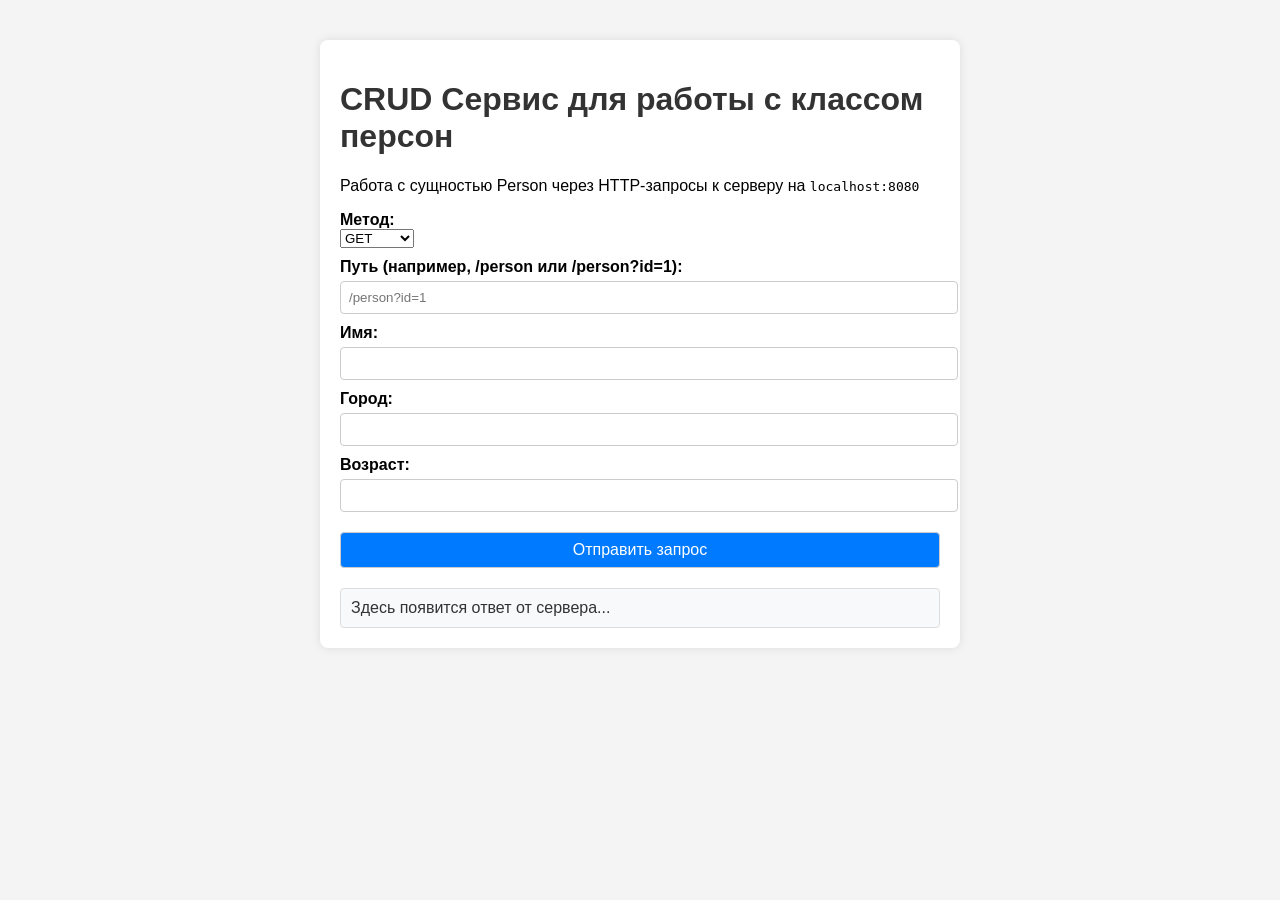
<file: homeWork7/src/main/resources/index.html>
<!DOCTYPE html>
<html lang="ru">
<head>
    <meta charset="UTF-8">
    <title>Person CRUD Сервис</title>
    <style>
        body {
            font-family: Arial, sans-serif;
            margin: 40px;
            background-color: #f4f4f4;
        }
        h1 {
            color: #333;
        }
        .container {
            background: white;
            padding: 20px;
            border-radius: 8px;
            box-shadow: 0 0 10px rgba(0,0,0,0.1);
            max-width: 600px;
            margin: 0 auto;
        }
        label {
            display: block;
            margin-top: 10px;
            font-weight: bold;
        }
        input, button {
            width: 100%;
            padding: 8px;
            margin-top: 5px;
            border: 1px solid #ccc;
            border-radius: 4px;
        }
        button {
            background-color: #007BFF;
            color: white;
            font-size: 16px;
            cursor: pointer;
            margin-top: 20px;
        }
        button:hover {
            background-color: #0056b3;
        }
        .result {
            margin-top: 20px;
            padding: 10px;
            background-color: #f8f9fa;
            border: 1px solid #ddd;
            border-radius: 4px;
            white-space: pre-wrap;
            color: #333;
        }
    </style>
</head>
<body>
<div class="container">
    <h1>CRUD Сервис для работы с классом персон</h1>
    <p>Работа с сущностью Person через HTTP-запросы к серверу на <code>localhost:8080</code></p>

    <label for="method">Метод:</label>
    <select id="method">
        <option value="GET">GET</option>
        <option value="POST">POST</option>
        <option value="PUT">PUT</option>
        <option value="DELETE">DELETE</option>
    </select>

    <label for="path">Путь (например, /person или /person?id=1):</label>
    <input type="text" id="path" placeholder="/person?id=1">

    <div id="formFields">
        <label for="name">Имя:</label>
        <input type="text" id="name">

        <label for="city">Город:</label>
        <input type="text" id="city">

        <label for="age">Возраст:</label>
        <input type="number" id="age">
    </div>

    <button onclick="sendRequest()">Отправить запрос</button>

    <div class="result" id="result">Здесь появится ответ от сервера...</div>
</div>

<script>
    document.getElementById('method').addEventListener('change', function () {
        const method = this.value;
        const formFields = document.getElementById('formFields');
        if (method === 'POST' || method === 'PUT') {
            formFields.style.display = 'block';
        } else {
            formFields.style.display = 'none';
        }
    });

    function sendRequest() {
        const method = document.getElementById('method').value;
        const path = document.getElementById('path').value;
        const name = document.getElementById('name').value;
        const city = document.getElementById('city').value;
        const age = document.getElementById('age').value;

        const request = new XMLHttpRequest();
        const url = `http://localhost:8080${path}`;
        request.open(method, url, true);

        let body = null;
        if (method === 'POST' || method === 'PUT') {
            if (!name || !city || !age) {
                document.getElementById('result').textContent = 'Ошибка: заполните все поля!';
                return;
            }
            body = `name=${encodeURIComponent(name)}&city=${encodeURIComponent(city)}&age=${encodeURIComponent(age)}`;
            request.setRequestHeader('Content-Type', 'application/x-www-form-urlencoded');
        }

        request.onreadystatechange = function () {
            if (request.readyState === 4) {
                const resultDiv = document.getElementById('result');
                if (request.status === 0) {
                    resultDiv.textContent = 'Ошибка соединения. Убедитесь, что сервер запущен на http://localhost:8080';
                } else {
                    resultDiv.innerHTML = `<strong>Статус:</strong> ${request.status}<br><strong>Ответ:</strong><br>${request.responseText}`;
                }
            }
        };

        request.send(body);
    }
</script>
</body>
</html>
</file>
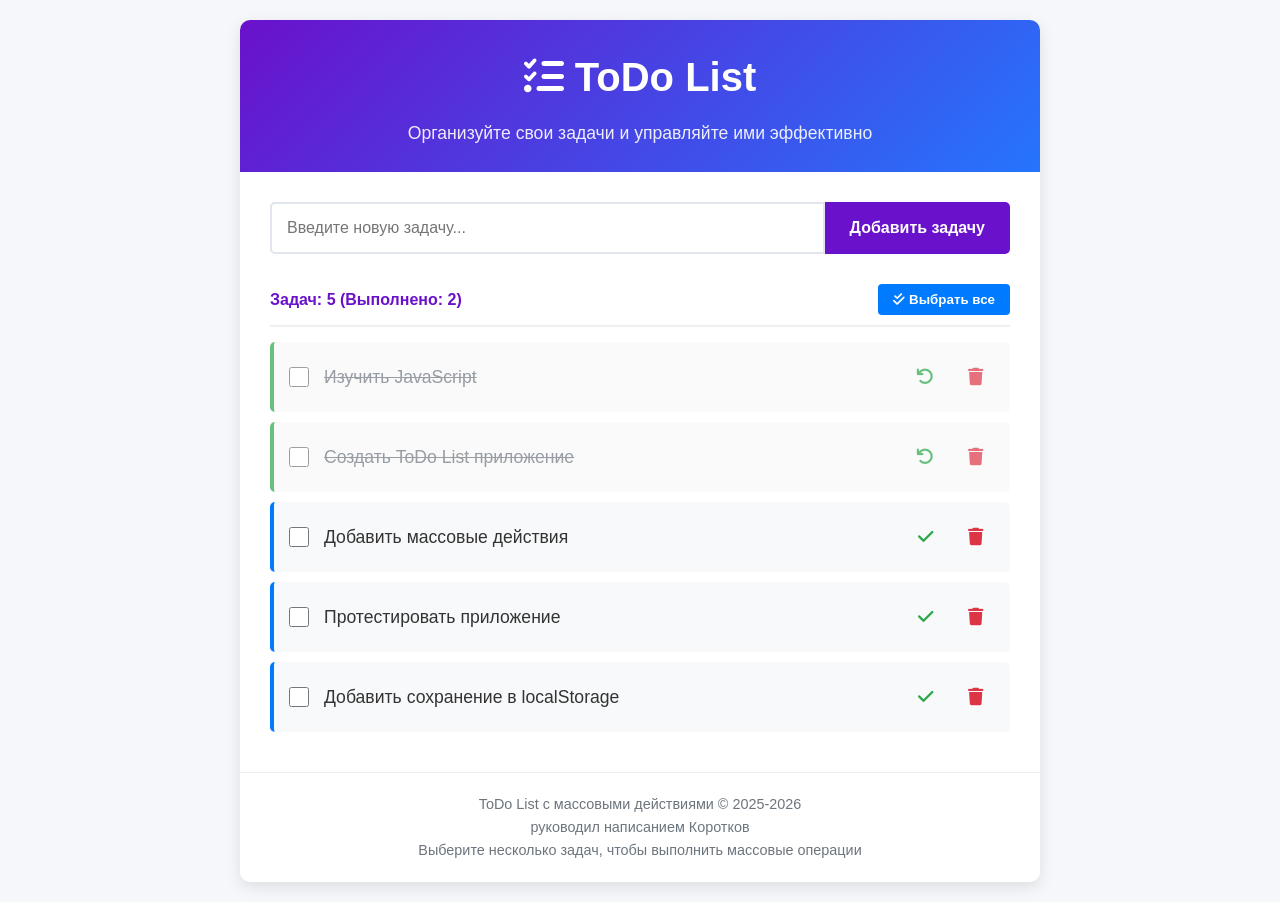
<file: homeWork8/src/main/HW_L8_T2_GreetingServlet/web/index.html>
<!DOCTYPE html>
<html lang="ru">
<head>
    <meta charset="UTF-8">
    <meta name="viewport" content="width=device-width, initial-scale=1.0">
    <title>ToDo List с массовыми действиями</title>
    <link rel="stylesheet" href="https://cdnjs.cloudflare.com/ajax/libs/font-awesome/6.4.0/css/all.min.css">
    <link rel="stylesheet" href="css/main.css">

</head>
<body>
<div class="container">
    <header>
        <h1><i class="fas fa-tasks"></i> ToDo List</h1>
        <p class="subtitle">Организуйте свои задачи и управляйте ими эффективно</p>
    </header>

    <div class="main-content">
        <div class="input-section">
            <input type="text" id="new-task-input" placeholder="Введите новую задачу...">
            <button id="add-task-btn">Добавить задачу</button>
        </div>

        <div id="bulk-actions" class="bulk-actions">
            <span id="selected-count">Выбрано: 0</span>
            <div class="bulk-buttons">
                <button id="mark-selected-complete" class="bulk-btn">
                    <i class="fas fa-check"></i> Выполнить
                </button>
                <button id="delete-selected" class="bulk-btn">
                    <i class="fas fa-trash"></i> Удалить
                </button>
                <button id="clear-selection" class="bulk-btn">
                    <i class="fas fa-times"></i> Снять выбор
                </button>
            </div>
        </div>

        <div class="tasks-header">
            <div class="tasks-count" id="tasks-count">Задач: 0</div>
            <div class="select-all-section">
                <button id="select-all-btn" class="select-all-btn">
                    <i class="fas fa-check-double"></i> Выбрать все
                </button>
            </div>
        </div>

        <ul id="tasks-list" class="tasks-list">
            <div class="empty-state" id="empty-state">
                <i class="fas fa-clipboard-list"></i>
                <h3>Нет задач</h3>
                <p>Добавьте свою первую задачу, используя поле ввода выше</p>
            </div>
        </ul>
    </div>

    <footer>
        <p>ToDo List с массовыми действиями &copy; 2025-2026</p>
        <p>руководил написанием Коротков</p>
        <p>Выберите несколько задач, чтобы выполнить массовые операции</p>
    </footer>
</div>
<script src="js/scrypt.js"></script>

</body>
</html>
</file>
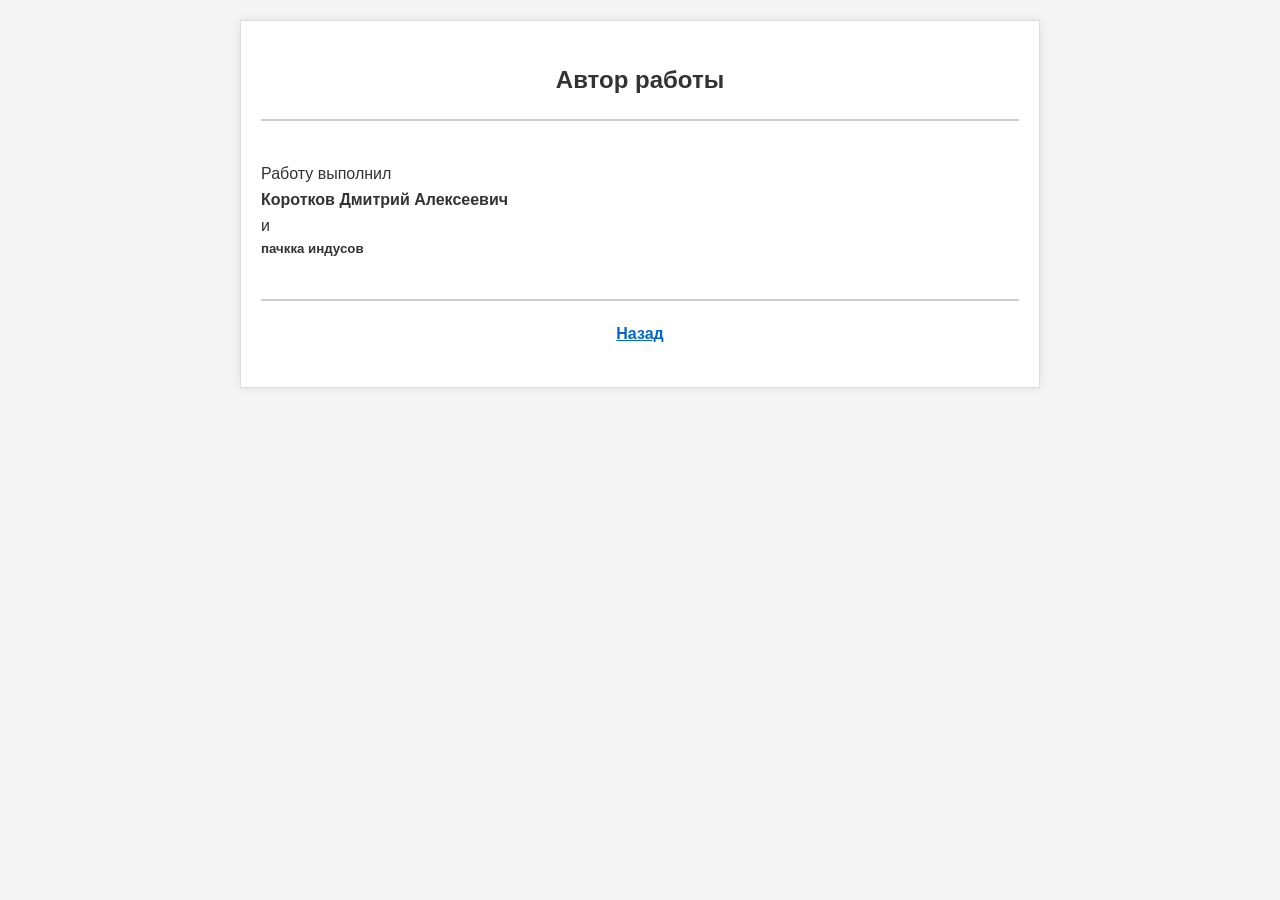
<file: homeWork8/src/main/HW_L8_T1_CarInfo/web/author.html>
<!DOCTYPE html>
<html lang="ru">
<head>
    <meta charset="UTF-8">
    <meta name="viewport" content="width=device-width, initial-scale=1.0">
    <title>Автор работы</title>
    <link rel="stylesheet" href="css/main.css">
</head>
<body>
<div class="container">
    <header>
        <h1>Автор работы</h1>
    </header>

    <div class="content">
        <p>Работу выполнил <h4>Коротков Дмитрий Алексеевич</h4> и <h5>пачкка индусов</h5></p>
    </div>

    <footer>
        <a href="index.html" class="back-link">Назад</a>
    </footer>
</div>
</body>
</html>
</file>
<file: homeWork8/src/main/HW_L8_T2_GreetingServlet/web/css/main.css>
* {
            box-sizing: border-box;
            margin: 0;
            padding: 0;
            font-family: 'Segoe UI', Tahoma, Geneva, Verdana, sans-serif;
        }

        body {
            background-color: #f5f7fa;
            color: #333;
            line-height: 1.6;
            padding: 20px;
            min-height: 100vh;
        }

        .container {
            max-width: 800px;
            margin: 0 auto;
            background-color: white;
            border-radius: 10px;
            box-shadow: 0 5px 15px rgba(0, 0, 0, 0.1);
            overflow: hidden;
        }

        header {
            background: linear-gradient(135deg, #6a11cb 0%, #2575fc 100%);
            color: white;
            padding: 25px 30px;
            text-align: center;
        }

        h1 {
            font-size: 2.5rem;
            margin-bottom: 10px;
        }

        .subtitle {
            font-size: 1.1rem;
            opacity: 0.9;
        }

        .main-content {
            padding: 30px;
        }

        .input-section {
            display: flex;
            margin-bottom: 30px;
        }

        #new-task-input {
            flex: 1;
            padding: 15px;
            border: 2px solid #e1e5ee;
            border-radius: 5px 0 0 5px;
            font-size: 1rem;
            outline: none;
            transition: border-color 0.3s;
        }

        #new-task-input:focus {
            border-color: #6a11cb;
        }

        #add-task-btn {
            background-color: #6a11cb;
            color: white;
            border: none;
            padding: 0 25px;
            border-radius: 0 5px 5px 0;
            cursor: pointer;
            font-size: 1rem;
            font-weight: 600;
            transition: background-color 0.3s;
        }

        #add-task-btn:hover {
            background-color: #5809b3;
        }

        .bulk-actions {
            background-color: #f8f9fa;
            border-radius: 5px;
            padding: 15px;
            margin-bottom: 20px;
            display: none;
            align-items: center;
            justify-content: space-between;
            border-left: 4px solid #6a11cb;
        }

        .bulk-actions.visible {
            display: flex;
        }

        .bulk-buttons {
            display: flex;
            gap: 10px;
        }

        .bulk-btn {
            padding: 8px 15px;
            border: none;
            border-radius: 4px;
            cursor: pointer;
            font-weight: 600;
            display: flex;
            align-items: center;
            gap: 5px;
        }

        #mark-selected-complete {
            background-color: #28a745;
            color: white;
        }

        #delete-selected {
            background-color: #dc3545;
            color: white;
        }

        #clear-selection {
            background-color: #6c757d;
            color: white;
        }

        .bulk-btn:hover {
            opacity: 0.9;
        }

        .tasks-header {
            display: flex;
            justify-content: space-between;
            align-items: center;
            margin-bottom: 15px;
            padding-bottom: 10px;
            border-bottom: 2px solid #f0f0f0;
        }

        .tasks-count {
            font-weight: 600;
            color: #6a11cb;
        }

        .select-all-section {
            display: flex;
            gap: 10px;
        }

        .select-all-btn {
            padding: 8px 15px;
            background-color: #007bff;
            color: white;
            border: none;
            border-radius: 4px;
            cursor: pointer;
            font-weight: 600;
        }

        .select-all-btn:hover {
            background-color: #0069d9;
        }

        .tasks-list {
            list-style-type: none;
        }

        .task-item {
            display: flex;
            align-items: center;
            padding: 15px;
            background-color: #f8f9fa;
            margin-bottom: 10px;
            border-radius: 5px;
            border-left: 4px solid #007bff;
            transition: all 0.2s;
        }

        .task-item:hover {
            transform: translateY(-2px);
            box-shadow: 0 3px 8px rgba(0, 0, 0, 0.1);
        }

        .task-item.completed {
            opacity: 0.7;
            border-left-color: #28a745;
        }

        .task-checkbox {
            margin-right: 15px;
            width: 20px;
            height: 20px;
            cursor: pointer;
        }

        .task-content {
            flex: 1;
            font-size: 1.1rem;
        }

        .task-item.completed .task-content {
            text-decoration: line-through;
            color: #6c757d;
        }

        .task-actions {
            display: flex;
            gap: 10px;
        }

        .task-btn {
            background: none;
            border: none;
            cursor: pointer;
            font-size: 1.1rem;
            width: 40px;
            height: 40px;
            border-radius: 50%;
            display: flex;
            align-items: center;
            justify-content: center;
            transition: background-color 0.2s;
        }

        .complete-btn {
            color: #28a745;
        }

        .complete-btn:hover {
            background-color: rgba(40, 167, 69, 0.1);
        }

        .delete-btn {
            color: #dc3545;
        }

        .delete-btn:hover {
            background-color: rgba(220, 53, 69, 0.1);
        }

        .empty-state {
            text-align: center;
            padding: 40px 20px;
            color: #6c757d;
        }

        .empty-state i {
            font-size: 3rem;
            margin-bottom: 15px;
            color: #dee2e6;
        }

        footer {
            text-align: center;
            padding: 20px;
            color: #6c757d;
            font-size: 0.9rem;
            border-top: 1px solid #eee;
        }

        @media (max-width: 600px) {
            .container {
                border-radius: 0;
            }

            .input-section {
                flex-direction: column;
            }

            #new-task-input, #add-task-btn {
                width: 100%;
                border-radius: 5px;
            }

            #add-task-btn {
                margin-top: 10px;
                padding: 15px;
            }

            .bulk-actions {
                flex-direction: column;
                gap: 15px;
            }

            .bulk-buttons {
                width: 100%;
                justify-content: space-between;
            }

            .bulk-btn {
                flex: 1;
                justify-content: center;
            }

            .tasks-header {
                flex-direction: column;
                align-items: flex-start;
                gap: 10px;
            }

            .select-all-section {
                width: 100%;
                justify-content: space-between;
            }
        }
</file>
<file: homeWork8/src/main/HW_L8_T1_CarInfo/web/css/main.css>
body {
          background-color: white; /* Ensure the iframe has a white background */
        }

        /* style.css */
* {
margin: 0;
padding: 0;
box-sizing: border-box;
}

body {
font-family: 'Segoe UI', Tahoma, Geneva, Verdana, sans-serif;
line-height: 1.6;
color: #333;
background-color: #f5f5f5;
}

.container {
max-width: 800px;
margin: 20px auto;
padding: 20px;
background-color: white;
box-shadow: 0 0 10px rgba(0, 0, 0, 0.1);
border: 1px solid #ddd;
}

header {
text-align: center;
padding: 20px 0;
border-bottom: 2px solid #ccc;
margin-bottom: 20px;
}

header h1 {
font-size: 24px;
font-weight: bold;
}

.content {
padding: 20px 0;
}

.image-placeholder {
text-align: center;
margin-bottom: 20px;
}

.image-placeholder img {
max-width: 100%;
height: auto;
border: 1px solid #ddd;
}

.description {
margin-bottom: 20px;
text-align: justify;
}

.specs, .variants {
margin-bottom: 30px;
}

.specs h2, .variants h2 {
margin-bottom: 15px;
font-size: 18px;
font-weight: bold;
}

ul {
list-style-type: none;
padding-left: 20px;
margin-bottom: 20px;
}

ul li {
margin-bottom: 5px;
}

.variant-list {
border: 1px solid #ddd;
padding: 15px;
background-color: #f9f9f9;
}

.variant-list li {
position: relative;
padding-left: 20px;
}

.variant-list li:before {
content: "•";
position: absolute;
left: 0;
color: #333;
}

footer {
text-align: center;
padding: 20px 0;
border-top: 2px solid #ccc;
margin-top: 20px;
}

.author-link, .back-link {
color: #0066cc;
text-decoration: underline;
font-weight: bold;
}

.author-link:hover, .back-link:hover {
color: #004499;
}

@media (max-width: 600px) {
.container {
margin: 10px;
padding: 15px;
}

header h1 {
font-size: 20px;
}

.image-placeholder img {
max-width: 100%;
}
}
</file>
